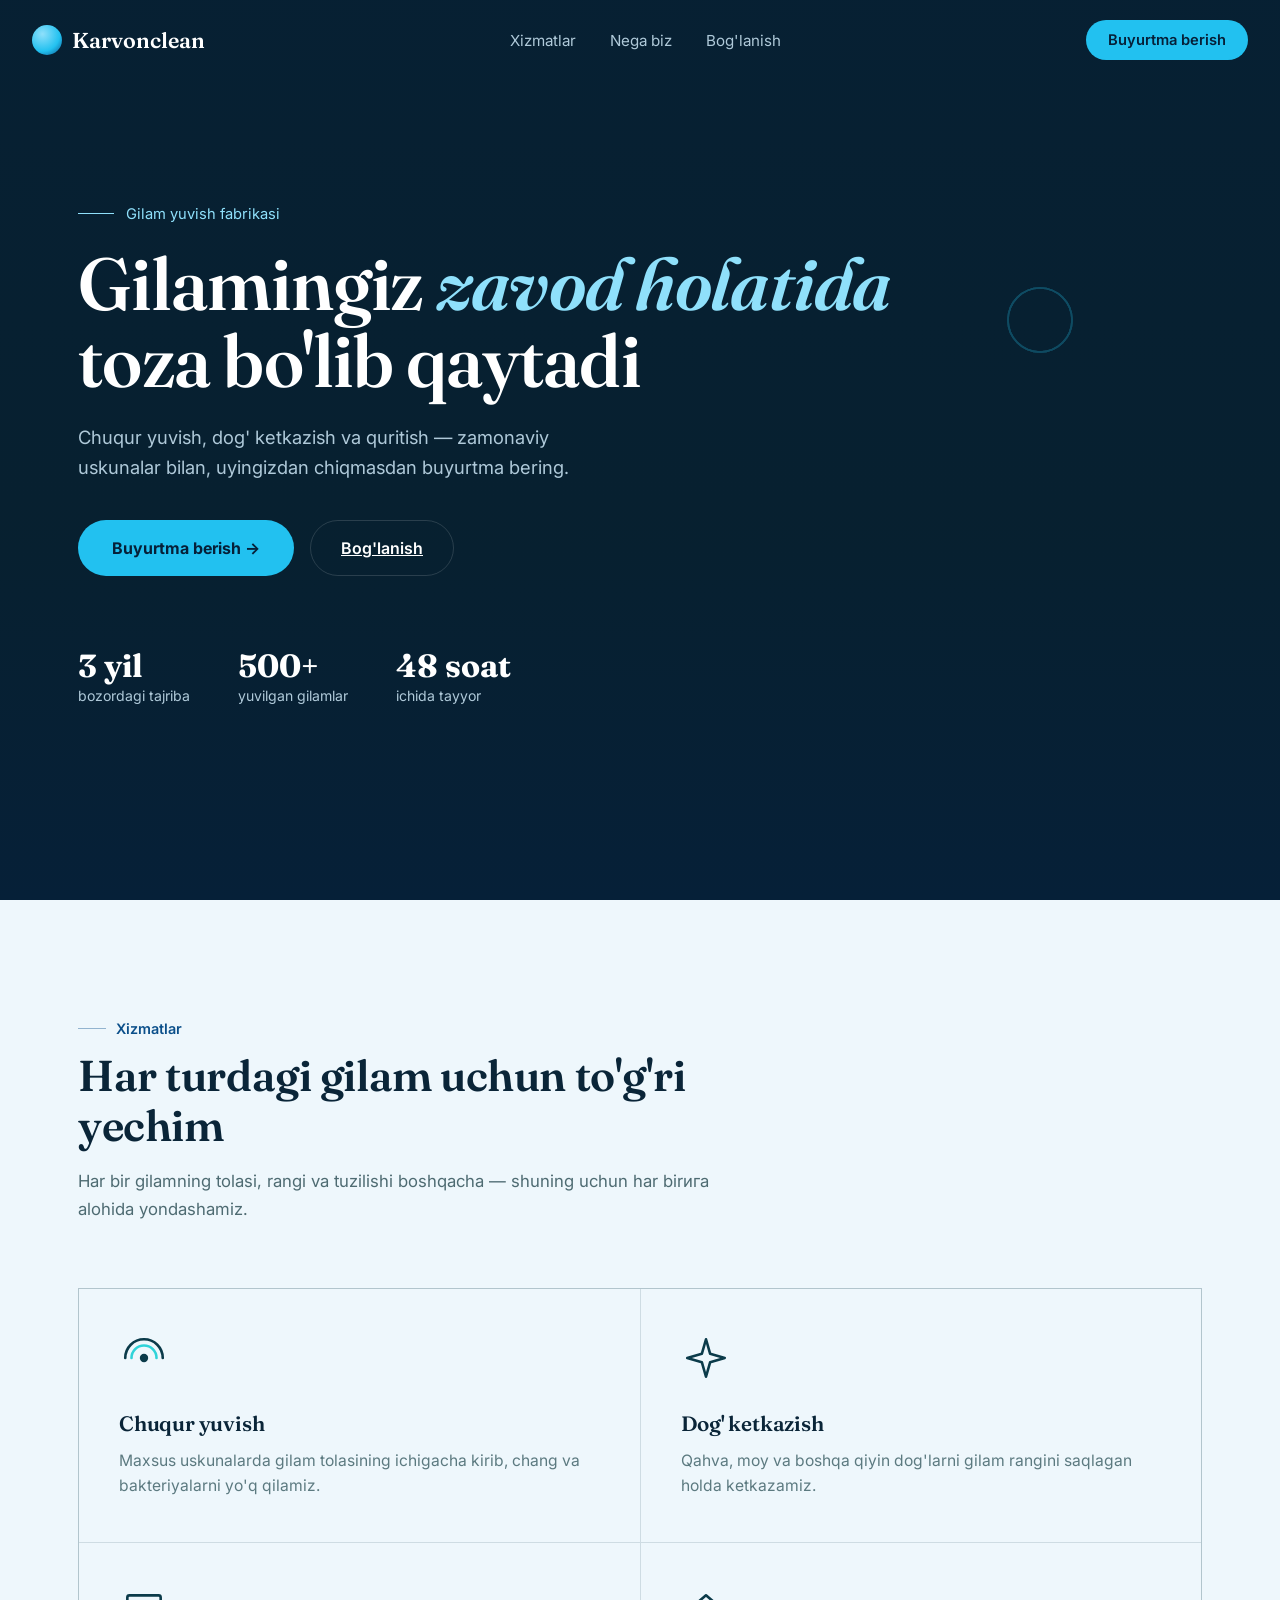
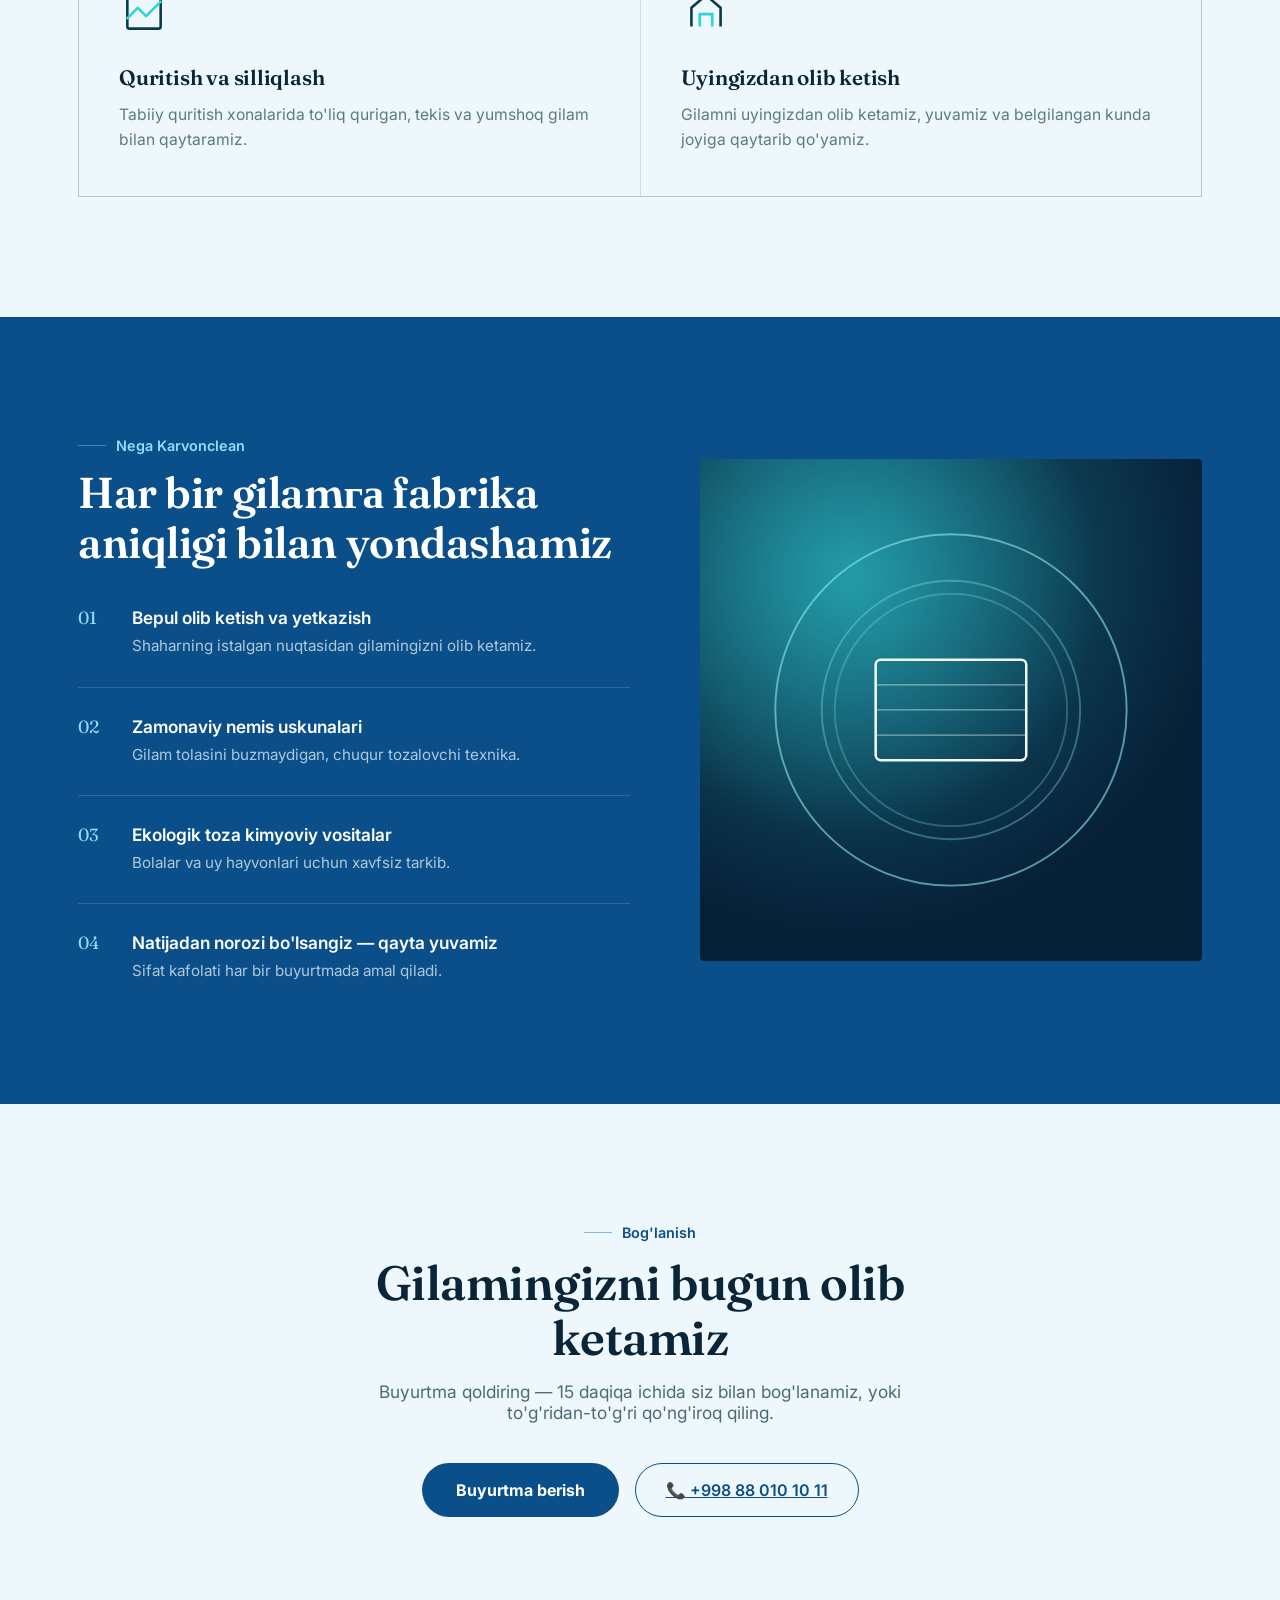
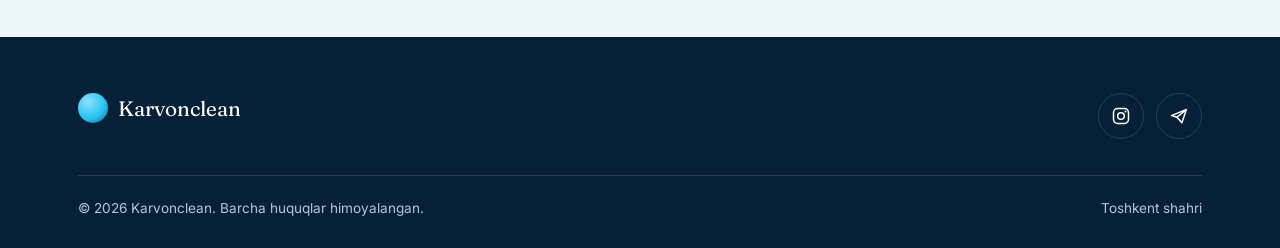
<file: index.html>
<!DOCTYPE html>
<html lang="uz">
<head>
<meta charset="UTF-8">
<meta name="viewport" content="width=device-width, initial-scale=1.0">
<title>Karvonclean — Gilam yuvish fabrikasi</title>
<link rel="stylesheet" href="style.css">
</head>
<body>

<nav class="nav" id="nav">
  <div class="logo"><span class="logo-mark"></span>Karvonclean</div>
  <ul class="nav-links">
    <li><a href="#services">Xizmatlar</a></li>
    <li><a href="#why">Nega biz</a></li>
    <li><a href="#contact">Bog'lanish</a></li>
  </ul>
  <button class="nav-cta" onclick="openModal()">Buyurtma berish</button>
  <button class="nav-toggle" aria-label="Menu">☰</button>
</nav>

<section class="hero">
  <div class="hero-slides">
    <div class="hero-slide"></div>
    <div class="hero-slide"></div>
    <div class="hero-slide"></div>
    <div class="hero-slide"></div>
  </div>
  <svg class="ripple-svg" viewBox="0 0 800 800" preserveAspectRatio="xMidYMid slice">
    <circle cx="650" cy="200" r="20"/>
    <circle cx="650" cy="200" r="20"/>
    <circle cx="650" cy="200" r="20"/>
  </svg>
  <div class="hero-overlay"></div>
  <div class="container hero-content">
    <div class="eyebrow-line"><span class="dash"></span>Gilam yuvish fabrikasi</div>
    <h1>Gilamingiz <em>zavod holatida</em> toza bo'lib qaytadi</h1>
    <p class="lede">Chuqur yuvish, dog' ketkazish va quritish — zamonaviy uskunalar bilan, uyingizdan chiqmasdan buyurtma bering.</p>
    <div class="hero-actions">
      <button class="btn-primary" onclick="openModal()">Buyurtma berish →</button>
      <a class="btn-ghost" href="tel:+998880101011">Bog'lanish</a>
    </div>
    <div class="hero-stats">
      <div class="stat"><b>3 yil</b><span>bozordagi tajriba</span></div>
      <div class="stat"><b>500+</b><span>yuvilgan gilamlar</span></div>
      <div class="stat"><b>48 soat</b><span>ichida tayyor</span></div>
    </div>
  </div>
</section>

<section class="section" id="services">
  <div class="container">
    <div class="section-head">
      <div class="section-tag"><span class="dash"></span>Xizmatlar</div>
      <h2>Har turdagi gilam uchun to'g'ri yechim</h2>
      <p class="desc">Har bir gilamning tolasi, rangi va tuzilishi boshqacha — shuning uchun har birига alohida yondashamiz.</p>
    </div>
    <div class="services">
      <div class="service">
        <svg class="service-icon" viewBox="0 0 48 48" fill="none"><path d="M6 24C6 14 14 6 24 6C34 6 42 14 42 24" stroke="#0B3B4A" stroke-width="2.5" stroke-linecap="round"/><path d="M12 24C12 17.4 17.4 12 24 12C30.6 12 36 17.4 36 24" stroke="#2FD3D9" stroke-width="2.5" stroke-linecap="round"/><circle cx="24" cy="24" r="4" fill="#0B3B4A"/></svg>
        <h3>Chuqur yuvish</h3>
        <p>Maxsus uskunalarda gilam tolasining ichigacha kirib, chang va bakteriyalarni yo'q qilamiz.</p>
      </div>
      <div class="service">
        <svg class="service-icon" viewBox="0 0 48 48" fill="none"><path d="M24 6L28 20L42 24L28 28L24 42L20 28L6 24L20 20L24 6Z" stroke="#0B3B4A" stroke-width="2.5" stroke-linejoin="round"/></svg>
        <h3>Dog' ketkazish</h3>
        <p>Qahva, moy va boshqa qiyin dog'larni gilam rangini saqlagan holda ketkazamiz.</p>
      </div>
      <div class="service">
        <svg class="service-icon" viewBox="0 0 48 48" fill="none"><rect x="8" y="8" width="32" height="32" rx="2" stroke="#0B3B4A" stroke-width="2.5"/><path d="M8 30L18 20L26 28L40 14" stroke="#2FD3D9" stroke-width="2.5" stroke-linecap="round" stroke-linejoin="round"/></svg>
        <h3>Quritish va silliqlash</h3>
        <p>Tabiiy quritish xonalarida to'liq qurigan, tekis va yumshoq gilam bilan qaytaramiz.</p>
      </div>
      <div class="service">
        <svg class="service-icon" viewBox="0 0 48 48" fill="none"><path d="M10 38L10 20L24 8L38 20L38 38" stroke="#0B3B4A" stroke-width="2.5" stroke-linejoin="round"/><path d="M18 38V26H30V38" stroke="#2FD3D9" stroke-width="2.5"/></svg>
        <h3>Uyingizdan olib ketish</h3>
        <p>Gilamni uyingizdan olib ketamiz, yuvamiz va belgilangan kunda joyiga qaytarib qo'yamiz.</p>
      </div>
    </div>
  </div>
</section>

<section class="section why" id="why">
  <div class="container why-grid">
    <div>
      <div class="section-tag"><span class="dash"></span>Nega Karvonclean</div>
      <h2 style="margin-bottom:40px;">Har bir gilamга fabrika aniqligi bilan yondashamiz</h2>
      <ul class="why-list">
        <li>
          <span class="why-num">01</span>
          <div><h4>Bepul olib ketish va yetkazish</h4><p>Shaharning istalgan nuqtasidan gilamingizni olib ketamiz.</p></div>
        </li>
        <li>
          <span class="why-num">02</span>
          <div><h4>Zamonaviy nemis uskunalari</h4><p>Gilam tolasini buzmaydigan, chuqur tozalovchi texnika.</p></div>
        </li>
        <li>
          <span class="why-num">03</span>
          <div><h4>Ekologik toza kimyoviy vositalar</h4><p>Bolalar va uy hayvonlari uchun xavfsiz tarkib.</p></div>
        </li>
        <li>
          <span class="why-num">04</span>
          <div><h4>Natijadan norozi bo'lsangiz — qayta yuvamiz</h4><p>Sifat kafolati har bir buyurtmada amal qiladi.</p></div>
        </li>
      </ul>
    </div>
    <div class="why-visual">
      <svg viewBox="0 0 400 400">
        <defs>
          <radialGradient id="g1" cx="30%" cy="25%"><stop offset="0%" stop-color="#2FD3D9" stop-opacity="0.5"/><stop offset="100%" stop-color="#2FD3D9" stop-opacity="0"/></radialGradient>
        </defs>
        <rect width="400" height="400" fill="url(#g1)"/>
        <g fill="none" stroke="#8FE9EC" stroke-width="1.5" opacity="0.6">
          <circle cx="200" cy="200" r="60"><animate attributeName="r" values="60;150;60" dur="8s" repeatCount="indefinite"/><animate attributeName="opacity" values="0.7;0;0.7" dur="8s" repeatCount="indefinite"/></circle>
          <circle cx="200" cy="200" r="100"><animate attributeName="r" values="100;180;100" dur="8s" begin="1.3s" repeatCount="indefinite"/><animate attributeName="opacity" values="0.6;0;0.6" dur="8s" begin="1.3s" repeatCount="indefinite"/></circle>
          <circle cx="200" cy="200" r="140"><animate attributeName="r" values="140;210;140" dur="8s" begin="2.6s" repeatCount="indefinite"/><animate attributeName="opacity" values="0.4;0;0.4" dur="8s" begin="2.6s" repeatCount="indefinite"/></circle>
        </g>
        <rect x="140" y="160" width="120" height="80" rx="4" fill="none" stroke="#EFF8F9" stroke-width="2"/>
        <line x1="140" y1="180" x2="260" y2="180" stroke="#EFF8F9" stroke-width="1" opacity="0.5"/>
        <line x1="140" y1="200" x2="260" y2="200" stroke="#EFF8F9" stroke-width="1" opacity="0.5"/>
        <line x1="140" y1="220" x2="260" y2="220" stroke="#EFF8F9" stroke-width="1" opacity="0.5"/>
      </svg>
    </div>
  </div>
</section>

<section class="section contact" id="contact">
  <div class="container contact-inner">
    <div class="section-tag" style="justify-content:center;"><span class="dash"></span>Bog'lanish</div>
    <h2>Gilamingizni bugun olib ketamiz</h2>
    <p>Buyurtma qoldiring — 15 daqiqa ichida siz bilan bog'lanamiz, yoki to'g'ridan-to'g'ri qo'ng'iroq qiling.</p>
    <div class="contact-actions">
      <button class="btn-primary dark" onclick="openModal()">Buyurtma berish</button>
      <a class="btn-outline" href="tel:+998880101011">📞 +998 88 010 10 11</a>
    </div>
  </div>
</section>

<footer>
  <div class="container">
    <div class="footer-top">
      <div class="footer-logo"><span class="logo-mark"></span>Karvonclean</div>
      <div class="footer-social">
        <a class="social-btn" href="https://instagram.com/karvonclean" target="_blank" rel="noopener" aria-label="Instagram">
          <svg width="20" height="20" viewBox="0 0 24 24" fill="none"><rect x="3" y="3" width="18" height="18" rx="5" stroke="currentColor" stroke-width="1.8"/><circle cx="12" cy="12" r="4" stroke="currentColor" stroke-width="1.8"/><circle cx="17.5" cy="6.5" r="1.2" fill="currentColor"/></svg>
        </a>
        <a class="social-btn" href="https://t.me/karvonclean" target="_blank" rel="noopener" aria-label="Telegram">
          <svg width="20" height="20" viewBox="0 0 24 24" fill="none"><path d="M21 4L3 11.5L9.5 13.5M21 4L15.5 20L9.5 13.5M21 4L9.5 13.5" stroke="currentColor" stroke-width="1.8" stroke-linejoin="round"/></svg>
        </a>
      </div>
    </div>
    <div class="footer-bottom">
      <span>© 2026 Karvonclean. Barcha huquqlar himoyalangan.</span>
      <span>Toshkent shahri</span>
    </div>
  </div>
</footer>

<div class="modal-overlay" id="modalOverlay">
  <div class="modal">
    <button class="modal-close" onclick="closeModal()" aria-label="Yopish">×</button>
    <div class="form-state" id="formState">
      <h3>Buyurtma berish</h3>
      <p class="sub">Ism va raqamingizni qoldiring — administratorlarimizga avtomatik xabar boradi.</p>
      <div class="field">
        <label for="nameInput">Ismingiz</label>
        <input id="nameInput" type="text" placeholder="Masalan: Aziz Karimov">
      </div>
      <div class="field">
        <label for="phoneInput">Telefon raqamingiz</label>
        <div class="phone-field">
          <span class="phone-prefix">+998</span>
          <input id="phoneInput" type="tel" inputmode="numeric" placeholder="90 123 45 67" maxlength="12">
        </div>
      </div>
      <button class="btn-primary dark" onclick="submitOrder()">Yuborish</button>
    </div>
    <div class="success-state" id="successState">
      <div class="success-icon">✓</div>
      <h3>So'rovingiz qabul qilindi</h3>
      <p>Rahmat<span id="successName"></span>! Ma'lumotlaringiz operatorlarimizga muvaffaqiyatli yuborildi. Tez orada siz bilan bog'lanamiz.</p>
    </div>
  </div>
</div>

<script src="script.js"></script>

</body>
</html>
</file>
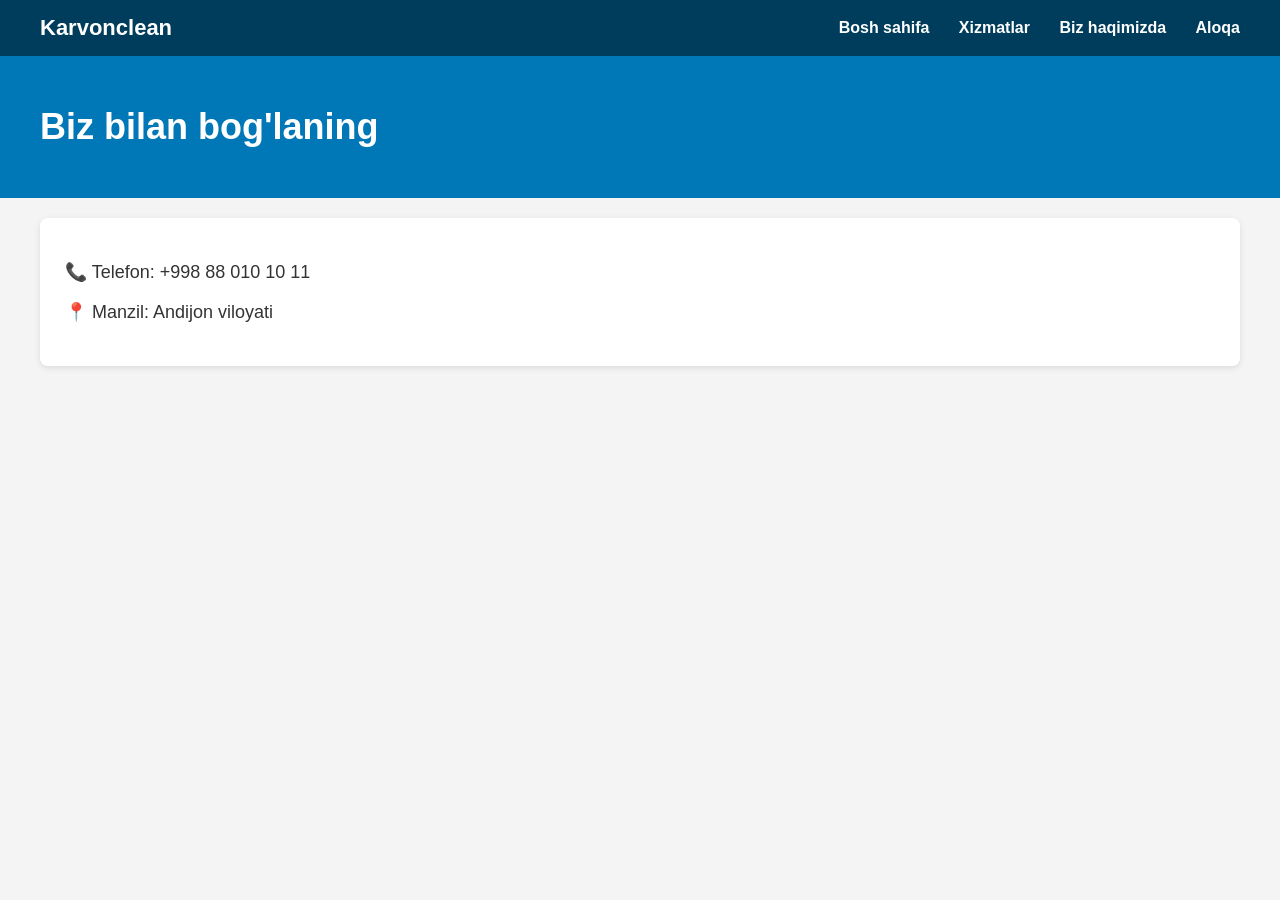
<file: aloqa.html>
<!DOCTYPE html>
<html>
<head>
    <title>Aloqa - Karvonclean</title>
    <style>
        * {
            box-sizing: border-box;
        }
        body {
            font-family: Arial, sans-serif;
            background-color: #f4f4f4;
            margin: 0;
            padding: 0;
        }
        nav {
            background-color: #003d5c;
            padding: 15px 40px;
            display: flex;
            align-items: center;
            justify-content: space-between;
        }
        nav .logo {
            color: white;
            font-size: 22px;
            font-weight: bold;
        }
        nav a {
            color: white;
            text-decoration: none;
            margin-left: 25px;
            font-weight: bold;
        }
        nav a:hover {
            color: #7ec8e3;
        }
        .page-header {
            background-color: #0077b6;
            color: white;
            padding: 50px 40px;
        }
        .page-header h1 {
            margin: 0;
            font-size: 36px;
        }
        .content {
            background: white;
            margin: 20px 40px;
            padding: 25px;
            border-radius: 8px;
            box-shadow: 0 2px 6px rgba(0,0,0,0.1);
        }
        .content p {
            color: #333;
            font-size: 18px;
        }
    </style>
</head>
<body>
    <nav>
        <div class="logo">Karvonclean</div>
        <div>
            <a href="index.html">Bosh sahifa</a>
            <a href="xizmatlar.html">Xizmatlar</a>
            <a href="biz-haqimizda.html">Biz haqimizda</a>
            <a href="aloqa.html">Aloqa</a>
        </div>
    </nav>

    <div class="page-header">
        <h1>Biz bilan bog'laning</h1>
    </div>

    <div class="content">
        <p>📞 Telefon: +998 88 010 10 11</p>
        <p>📍 Manzil: Andijon viloyati</p>
    </div>

    <br>
</body>
</html>
</file>
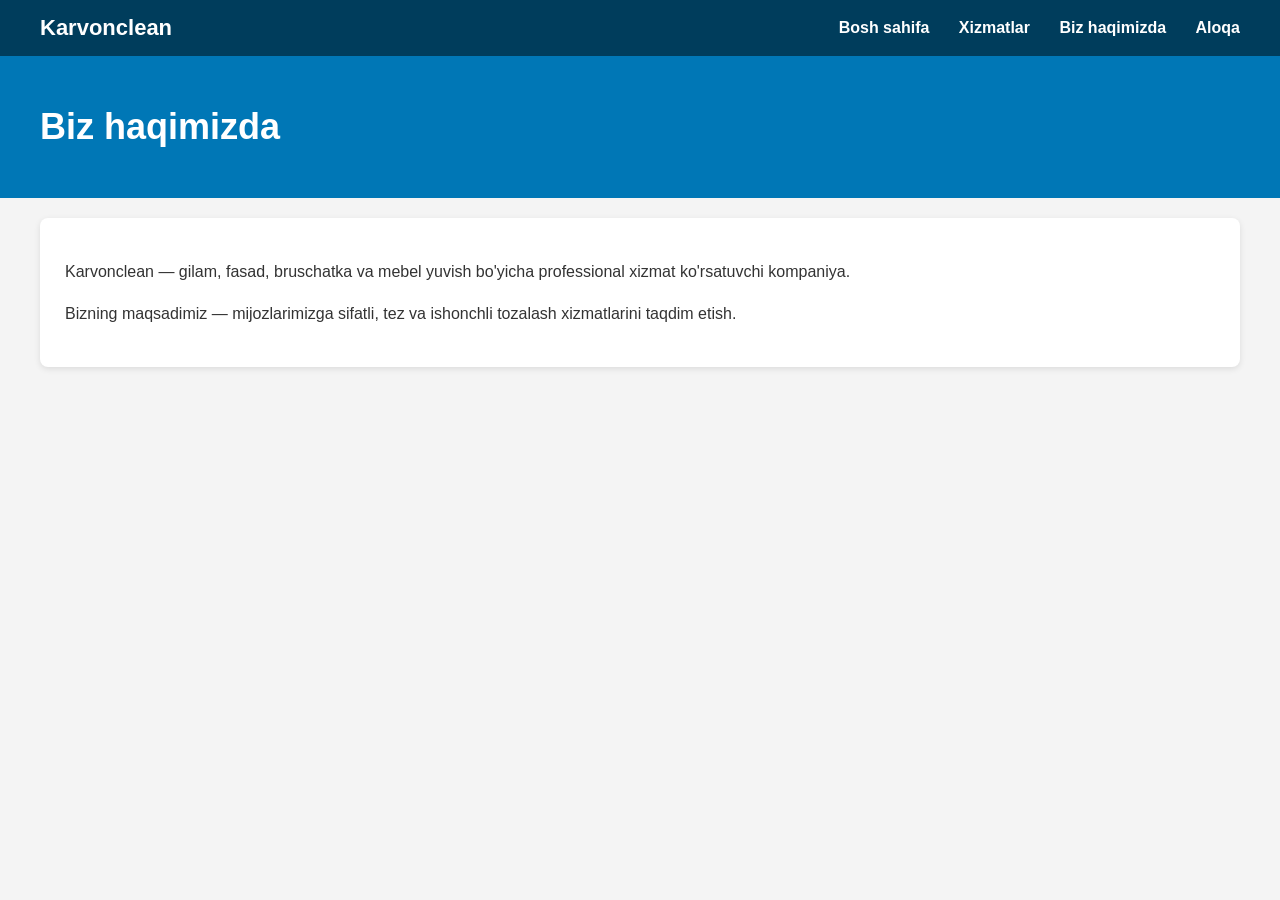
<file: biz-haqimizda.html>
<!DOCTYPE html>
<html>
<head>
    <title>Biz haqimizda - Karvonclean</title>
    <style>
        * {
            box-sizing: border-box;
        }
        body {
            font-family: Arial, sans-serif;
            background-color: #f4f4f4;
            margin: 0;
            padding: 0;
        }
        nav {
            background-color: #003d5c;
            padding: 15px 40px;
            display: flex;
            align-items: center;
            justify-content: space-between;
        }
        nav .logo {
            color: white;
            font-size: 22px;
            font-weight: bold;
        }
        nav a {
            color: white;
            text-decoration: none;
            margin-left: 25px;
            font-weight: bold;
        }
        nav a:hover {
            color: #7ec8e3;
        }
        .page-header {
            background-color: #0077b6;
            color: white;
            padding: 50px 40px;
        }
        .page-header h1 {
            margin: 0;
            font-size: 36px;
        }
        .content {
            background: white;
            margin: 20px 40px;
            padding: 25px;
            border-radius: 8px;
            box-shadow: 0 2px 6px rgba(0,0,0,0.1);
        }
        .content p {
            color: #333;
            line-height: 1.6;
        }
    </style>
</head>
<body>
    <nav>
        <div class="logo">Karvonclean</div>
        <div>
            <a href="index.html">Bosh sahifa</a>
            <a href="xizmatlar.html">Xizmatlar</a>
            <a href="biz-haqimizda.html">Biz haqimizda</a>
            <a href="aloqa.html">Aloqa</a>
        </div>
    </nav>

    <div class="page-header">
        <h1>Biz haqimizda</h1>
    </div>

    <div class="content">
        <p>Karvonclean — gilam, fasad, bruschatka va mebel yuvish bo'yicha professional xizmat ko'rsatuvchi kompaniya.</p>
        <p>Bizning maqsadimiz — mijozlarimizga sifatli, tez va ishonchli tozalash xizmatlarini taqdim etish.</p>
    </div>

    <br>
</body>
</html>
</file>
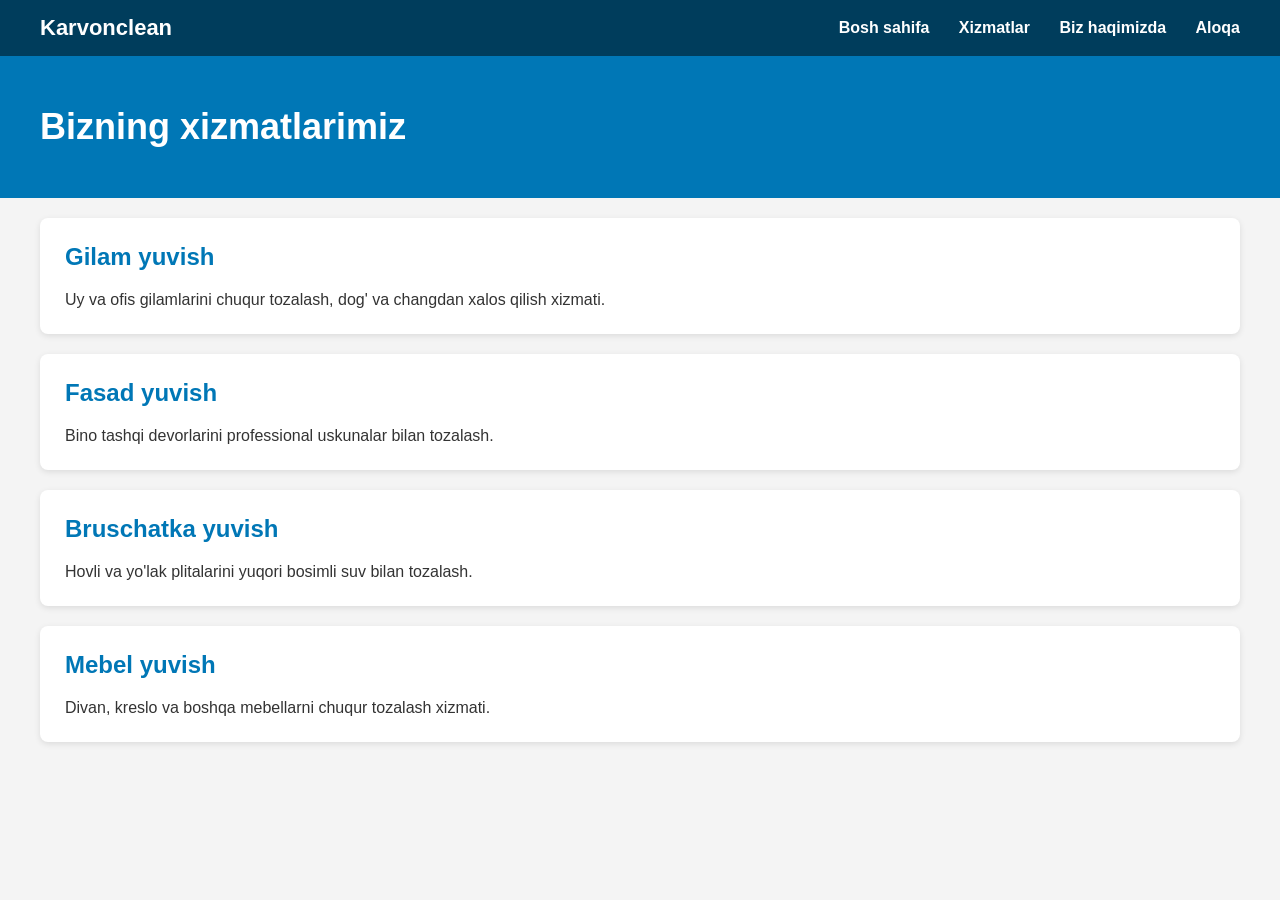
<file: xizmatlar — копия.html>
<!DOCTYPE html>
<html>
<head>
    <title>Xizmatlar - Karvonclean</title>
    <style>
        * {
            box-sizing: border-box;
        }
        body {
            font-family: Arial, sans-serif;
            background-color: #f4f4f4;
            margin: 0;
            padding: 0;
        }
        nav {
            background-color: #003d5c;
            padding: 15px 40px;
            display: flex;
            align-items: center;
            justify-content: space-between;
        }
        nav .logo {
            color: white;
            font-size: 22px;
            font-weight: bold;
        }
        nav a {
            color: white;
            text-decoration: none;
            margin-left: 25px;
            font-weight: bold;
        }
        nav a:hover {
            color: #7ec8e3;
        }
        .page-header {
            background-color: #0077b6;
            color: white;
            padding: 50px 40px;
        }
        .page-header h1 {
            margin: 0;
            font-size: 36px;
        }
        .service-box {
            background: white;
            margin: 20px 40px;
            padding: 25px;
            border-radius: 8px;
            box-shadow: 0 2px 6px rgba(0,0,0,0.1);
        }
        .service-box h2 {
            color: #0077b6;
            margin-top: 0;
        }
        .service-box p {
            margin-bottom: 0;
            color: #333;
        }
    </style>
</head>
<body>
    <nav>
        <div class="logo">Karvonclean</div>
        <div>
            <a href="index.html">Bosh sahifa</a>
            <a href="xizmatlar.html">Xizmatlar</a>
            <a href="biz-haqimizda.html">Biz haqimizda</a>
            <a href="aloqa.html">Aloqa</a>
        </div>
    </nav>

    <div class="page-header">
        <h1>Bizning xizmatlarimiz</h1>
    </div>

    <div class="service-box">
        <h2>Gilam yuvish</h2>
        <p>Uy va ofis gilamlarini chuqur tozalash, dog' va changdan xalos qilish xizmati.</p>
    </div>

    <div class="service-box">
        <h2>Fasad yuvish</h2>
        <p>Bino tashqi devorlarini professional uskunalar bilan tozalash.</p>
    </div>

    <div class="service-box">
        <h2>Bruschatka yuvish</h2>
        <p>Hovli va yo'lak plitalarini yuqori bosimli suv bilan tozalash.</p>
    </div>

    <div class="service-box">
        <h2>Mebel yuvish</h2>
        <p>Divan, kreslo va boshqa mebellarni chuqur tozalash xizmati.</p>
    </div>

    <br>
</body>
</html>
</file>
<file: style.css>
@import url('https://fonts.googleapis.com/css2?family=Fraunces:opsz,wght@9..144,400;9..144,500;9..144,600;9..144,700&family=Inter:wght@400;500;600;700&display=swap');

:root{
  --navy:#0B4F8A;
  --deep:#062038;
  --aqua:#22C1F0;
  --aqua-soft:#8FE0FB;
  --white:#FFFFFF;
  --ice:#EEF7FC;
  --ink:#0A2538;
  --silver:#AFC9D9;
  --line:rgba(255,255,255,0.14);
}

*{box-sizing:border-box; margin:0; padding:0;}
html{scroll-behavior:smooth;}
body{
  font-family:'Inter', sans-serif;
  color:var(--ink);
  background:var(--ice);
  overflow-x:hidden;
}
@media (prefers-reduced-motion: reduce){
  *{animation-duration:0.01ms !important; animation-iteration-count:1 !important; transition-duration:0.01ms !important;}
}

h1,h2,h3{font-family:'Fraunces', serif; font-weight:600; letter-spacing:-0.01em;}

a, button{font-family:inherit;}
button{cursor:pointer; border:none; background:none;}
:focus-visible{outline:3px solid var(--aqua); outline-offset:3px;}

.container{max-width:1180px; margin:0 auto; padding:0 28px;}

/* ---------- NAV ---------- */
.nav{
  position:fixed; top:0; left:0; right:0; z-index:100;
  display:flex; align-items:center; justify-content:space-between;
  padding:20px 32px;
  transition:background 0.35s ease, padding 0.35s ease, box-shadow .35s ease;
}
.nav.scrolled{
  background:rgba(8,32,41,0.86);
  backdrop-filter:blur(10px);
  padding:12px 32px;
  box-shadow:0 8px 24px rgba(0,0,0,0.18);
}
.logo{
  color:var(--white); font-family:'Fraunces',serif; font-size:1.35rem; font-weight:600;
  display:flex; align-items:center; gap:10px;
}
.logo-mark{
  width:30px; height:30px; border-radius:50%;
  background:radial-gradient(circle at 35% 30%, var(--aqua-soft), var(--aqua) 60%, var(--navy) 100%);
  flex-shrink:0;
}
.nav-links{display:flex; gap:34px; list-style:none;}
.nav-links a{color:var(--silver); text-decoration:none; font-size:0.95rem; transition:color .25s;}
.nav-links a:hover{color:var(--white);}
.nav-cta{
  background:var(--aqua); color:var(--deep); padding:11px 22px; border-radius:100px;
  font-weight:600; font-size:0.92rem; transition:transform .25s, box-shadow .25s;
}
.nav-cta:hover{transform:translateY(-2px); box-shadow:0 10px 24px rgba(47,211,217,0.35);}
.nav-toggle{display:none; color:var(--white); font-size:1.6rem;}

/* ---------- HERO ---------- */
.hero{
  position:relative;
  min-height:100vh;
  display:flex; align-items:center;
  overflow:hidden;
  background:var(--deep);
}
.hero-slides{
  position:absolute; inset:0; z-index:0;
}
.hero-slide{
  position:absolute; inset:0;
  opacity:0;
  animation:slideFade 16s infinite;
}
.hero-slide:nth-child(1){animation-delay:0s; background:radial-gradient(ellipse at 20% 30%, #124b5c 0%, #082029 65%), repeating-linear-gradient(115deg, rgba(255,255,255,0.035) 0 2px, transparent 2px 26px);}
.hero-slide:nth-child(2){animation-delay:4s; background:radial-gradient(ellipse at 75% 20%, #0e5a68 0%, #071b23 65%), repeating-linear-gradient(70deg, rgba(255,255,255,0.03) 0 2px, transparent 2px 30px);}
.hero-slide:nth-child(3){animation-delay:8s; background:radial-gradient(ellipse at 50% 80%, #106273 0%, #071b23 65%), repeating-linear-gradient(20deg, rgba(255,255,255,0.03) 0 2px, transparent 2px 22px);}
.hero-slide:nth-child(4){animation-delay:12s; background:radial-gradient(ellipse at 85% 70%, #0d4e5f 0%, #071b23 65%), repeating-linear-gradient(150deg, rgba(255,255,255,0.03) 0 2px, transparent 2px 28px);}
@keyframes slideFade{
  0%{opacity:0;} 4%{opacity:1;} 24%{opacity:1;} 30%{opacity:0;} 100%{opacity:0;}
}
.hero-overlay{
  position:absolute; inset:0; z-index:1;
  background:linear-gradient(180deg, rgba(8,32,41,0.35) 0%, rgba(8,32,41,0.55) 60%, var(--deep) 100%);
}
.ripple-svg{position:absolute; inset:0; z-index:1; opacity:0.5; pointer-events:none;}
.ripple-svg circle{
  fill:none; stroke:var(--aqua); stroke-width:1;
  transform-origin:center;
  animation:ripple 6s ease-out infinite;
}
.ripple-svg circle:nth-child(2){animation-delay:2s;}
.ripple-svg circle:nth-child(3){animation-delay:4s;}
@keyframes ripple{
  0%{r:20; opacity:0.6;}
  100%{r:340; opacity:0;}
}

.hero-content{
  position:relative; z-index:2;
  width:100%;
  padding-top:70px;
}
.eyebrow-line{
  display:flex; align-items:center; gap:12px;
  color:var(--aqua-soft); font-size:0.92rem; margin-bottom:22px;
  opacity:0; animation:riseIn 0.9s ease forwards; animation-delay:0.15s;
}
.eyebrow-line .dash{width:36px; height:1px; background:var(--aqua-soft);}
.hero h1{
  color:var(--white);
  font-size:clamp(2.5rem, 6vw, 4.6rem);
  line-height:1.05;
  max-width:820px;
  opacity:0; animation:riseIn 0.9s ease forwards; animation-delay:0.3s;
}
.hero h1 em{
  font-style:italic; color:var(--aqua-soft);
}
.hero p.lede{
  color:var(--silver);
  font-size:1.15rem;
  max-width:520px;
  margin-top:24px;
  line-height:1.6;
  opacity:0; animation:riseIn 0.9s ease forwards; animation-delay:0.45s;
}
@keyframes riseIn{
  from{opacity:0; transform:translateY(22px);}
  to{opacity:1; transform:translateY(0);}
}
.hero-actions{
  display:flex; gap:16px; margin-top:38px; flex-wrap:wrap;
  opacity:0; animation:riseIn 0.9s ease forwards; animation-delay:0.6s;
}
.btn-primary{
  background:var(--aqua); color:var(--deep);
  padding:17px 34px; border-radius:100px; font-weight:700; font-size:1rem;
  transition:transform .25s, box-shadow .25s;
  display:inline-flex; align-items:center; gap:10px;
}
.btn-primary:hover{transform:translateY(-3px); box-shadow:0 14px 30px rgba(47,211,217,0.4);}
.btn-ghost{
  border:1px solid var(--line); color:var(--white);
  padding:17px 30px; border-radius:100px; font-weight:600; font-size:1rem;
  transition:background .25s, border-color .25s;
  display:inline-flex; align-items:center; gap:10px;
}
.btn-ghost:hover{background:rgba(255,255,255,0.08); border-color:var(--aqua-soft);}

.hero-stats{
  display:flex; gap:48px; margin-top:70px; flex-wrap:wrap;
  opacity:0; animation:riseIn 0.9s ease forwards; animation-delay:0.75s;
  padding-bottom:60px;
}
.stat b{display:block; font-family:'Fraunces',serif; font-size:2rem; color:var(--white);}
.stat span{color:var(--silver); font-size:0.88rem;}

/* ---------- SERVICES ---------- */
.section{padding:120px 0;}
.section-head{max-width:640px; margin-bottom:64px;}
.section-tag{color:var(--navy); font-weight:600; font-size:0.9rem; margin-bottom:14px; display:flex; align-items:center; gap:10px;}
.section-tag .dash{width:28px; height:1px; background:var(--navy); opacity:0.4;}
.section h2{font-size:clamp(1.9rem,3.6vw,2.7rem); color:var(--ink); line-height:1.15;}
.section p.desc{color:#4E6B72; margin-top:18px; font-size:1.05rem; line-height:1.65;}

.services{
  display:grid; grid-template-columns:repeat(2, 1fr); gap:1px;
  background:rgba(11,59,74,0.14);
  border:1px solid rgba(11,59,74,0.14);
}
.service{
  background:var(--ice);
  padding:44px 40px;
  transition:background .3s ease;
}
.service:hover{background:var(--white);}
.service-icon{
  width:50px; height:50px; margin-bottom:24px;
}
.service h3{font-size:1.3rem; color:var(--ink); margin-bottom:12px;}
.service p{color:#5C7A80; line-height:1.6; font-size:0.98rem;}

/* ---------- WHY / PROCESS ---------- */
.why{
  background:var(--navy);
  color:var(--white);
}
.why .section-tag{color:var(--aqua-soft);}
.why .section-tag .dash{background:var(--aqua-soft);}
.why h2{color:var(--white);}
.why-grid{
  display:grid; grid-template-columns:1.1fr 1fr; gap:70px; align-items:center;
}
.why-list{list-style:none; display:flex; flex-direction:column; gap:28px;}
.why-list li{
  display:flex; gap:20px; padding-bottom:28px; border-bottom:1px solid var(--line);
}
.why-list li:last-child{border-bottom:none; padding-bottom:0;}
.why-num{
  font-family:'Fraunces',serif; font-size:1.1rem; color:var(--aqua-soft); flex-shrink:0; width:34px;
}
.why-list h4{font-size:1.08rem; margin-bottom:6px; font-weight:600; font-family:'Inter';}
.why-list p{color:var(--silver); font-size:0.95rem; line-height:1.6;}

.why-visual{
  position:relative; aspect-ratio:1/1; border-radius:4px; overflow:hidden;
  background:radial-gradient(circle at 30% 20%, #17667a, var(--deep) 70%);
}
.why-visual svg{width:100%; height:100%;}

/* ---------- CONTACT ---------- */
.contact{
  background:var(--ice);
  text-align:center;
}
.contact-inner{max-width:600px; margin:0 auto;}
.contact h2{font-size:clamp(2rem,4vw,3rem);}
.contact p{color:#4E6B72; margin-top:16px; font-size:1.08rem;}
.contact-actions{display:flex; gap:16px; justify-content:center; margin-top:40px; flex-wrap:wrap;}
.btn-primary.dark{background:var(--navy); color:var(--white);}
.btn-primary.dark:hover{box-shadow:0 14px 30px rgba(11,59,74,0.3);}
.btn-outline{
  border:1.5px solid var(--navy); color:var(--navy);
  padding:15.5px 30px; border-radius:100px; font-weight:600; font-size:1rem;
  transition:background .25s, color .25s;
  display:inline-flex; align-items:center; gap:10px;
}
.btn-outline:hover{background:var(--navy); color:var(--white);}

/* ---------- FOOTER ---------- */
footer{
  background:var(--deep); color:var(--silver);
  padding:56px 0 32px;
}
.footer-top{
  display:flex; justify-content:space-between; align-items:flex-start; gap:40px; flex-wrap:wrap;
  padding-bottom:36px; border-bottom:1px solid var(--line);
}
.footer-logo{color:var(--white); font-family:'Fraunces',serif; font-size:1.3rem; display:flex; align-items:center; gap:10px;}
.footer-social{display:flex; gap:12px;}
.social-btn{
  width:46px; height:46px; border-radius:50%; border:1px solid var(--line);
  display:flex; align-items:center; justify-content:center;
  color:var(--white); transition:background .25s, border-color .25s, transform .25s;
}
.social-btn:hover{background:var(--aqua); border-color:var(--aqua); color:var(--deep); transform:translateY(-3px);}
.footer-bottom{
  display:flex; justify-content:space-between; padding-top:24px; font-size:0.85rem; flex-wrap:wrap; gap:10px;
}

/* ---------- MODAL ---------- */
.modal-overlay{
  position:fixed; inset:0; background:rgba(8,32,41,0.6); backdrop-filter:blur(4px);
  z-index:200; display:flex; align-items:center; justify-content:center; padding:20px;
  opacity:0; pointer-events:none; transition:opacity .3s ease;
}
.modal-overlay.open{opacity:1; pointer-events:auto;}
.modal{
  background:var(--white); border-radius:6px; width:100%; max-width:440px; padding:44px;
  transform:translateY(24px) scale(0.97); transition:transform .35s cubic-bezier(.2,.8,.2,1);
  position:relative;
}
.modal-overlay.open .modal{transform:translateY(0) scale(1);}
.modal-close{
  position:absolute; top:18px; right:18px; width:34px; height:34px; border-radius:50%;
  display:flex; align-items:center; justify-content:center; color:var(--ink); font-size:1.3rem;
  transition:background .2s;
}
.modal-close:hover{background:var(--ice);}
.modal h3{font-size:1.5rem; margin-bottom:8px;}
.modal p.sub{color:#5C7A80; font-size:0.95rem; margin-bottom:28px;}
.field{margin-bottom:18px;}
.field label{display:block; font-size:0.85rem; font-weight:600; color:var(--ink); margin-bottom:8px;}
.field input{
  width:100%; padding:13px 16px; border:1.5px solid #DCE7E9; border-radius:6px; font-size:0.98rem;
  transition:border-color .2s;
  font-family:'Inter';
}
.field input:focus{border-color:var(--aqua); outline:none;}

.phone-field{
  display:flex; align-items:center; border:1.5px solid #DCE7E9; border-radius:6px;
  transition:border-color .2s; overflow:hidden;
}
.phone-field:focus-within{border-color:var(--aqua);}
.phone-prefix{
  padding:13px 4px 13px 16px; font-size:0.98rem; color:var(--ink); font-weight:600;
  background:var(--ice); border-right:1.5px solid #DCE7E9; user-select:none;
}
.phone-field input{
  border:none; padding:13px 16px 13px 10px; flex:1; font-size:0.98rem; font-family:'Inter';
}
.phone-field input:focus{outline:none;}
.modal .btn-primary.dark{width:100%; justify-content:center; margin-top:8px;}

.success-state{display:none; text-align:center; padding:14px 0;}
.success-state.show{display:block;}
.success-icon{
  width:64px; height:64px; border-radius:50%; background:var(--ice); color:var(--navy);
  display:flex; align-items:center; justify-content:center; margin:0 auto 20px;
  font-size:1.8rem;
}
.success-state h3{margin-bottom:10px;}
.success-state p{color:#5C7A80; font-size:0.95rem; line-height:1.6;}

.form-state{transition:opacity .25s;}

/* ---------- RESPONSIVE ---------- */
@media (max-width:860px){
  .nav-links, .nav-cta{display:none;}
  .nav-toggle{display:block;}
  .why-grid{grid-template-columns:1fr; gap:44px;}
  .why-visual{order:-1; max-width:280px; margin:0 auto;}
  .services{grid-template-columns:1fr;}
  .hero-stats{gap:32px;}
  .footer-top{flex-direction:column;}
}
@media (max-width:520px){
  .container{padding:0 20px;}
  .hero-actions{flex-direction:column; align-items:stretch;}
  .contact-actions{flex-direction:column; align-items:stretch;}
}
</file>
